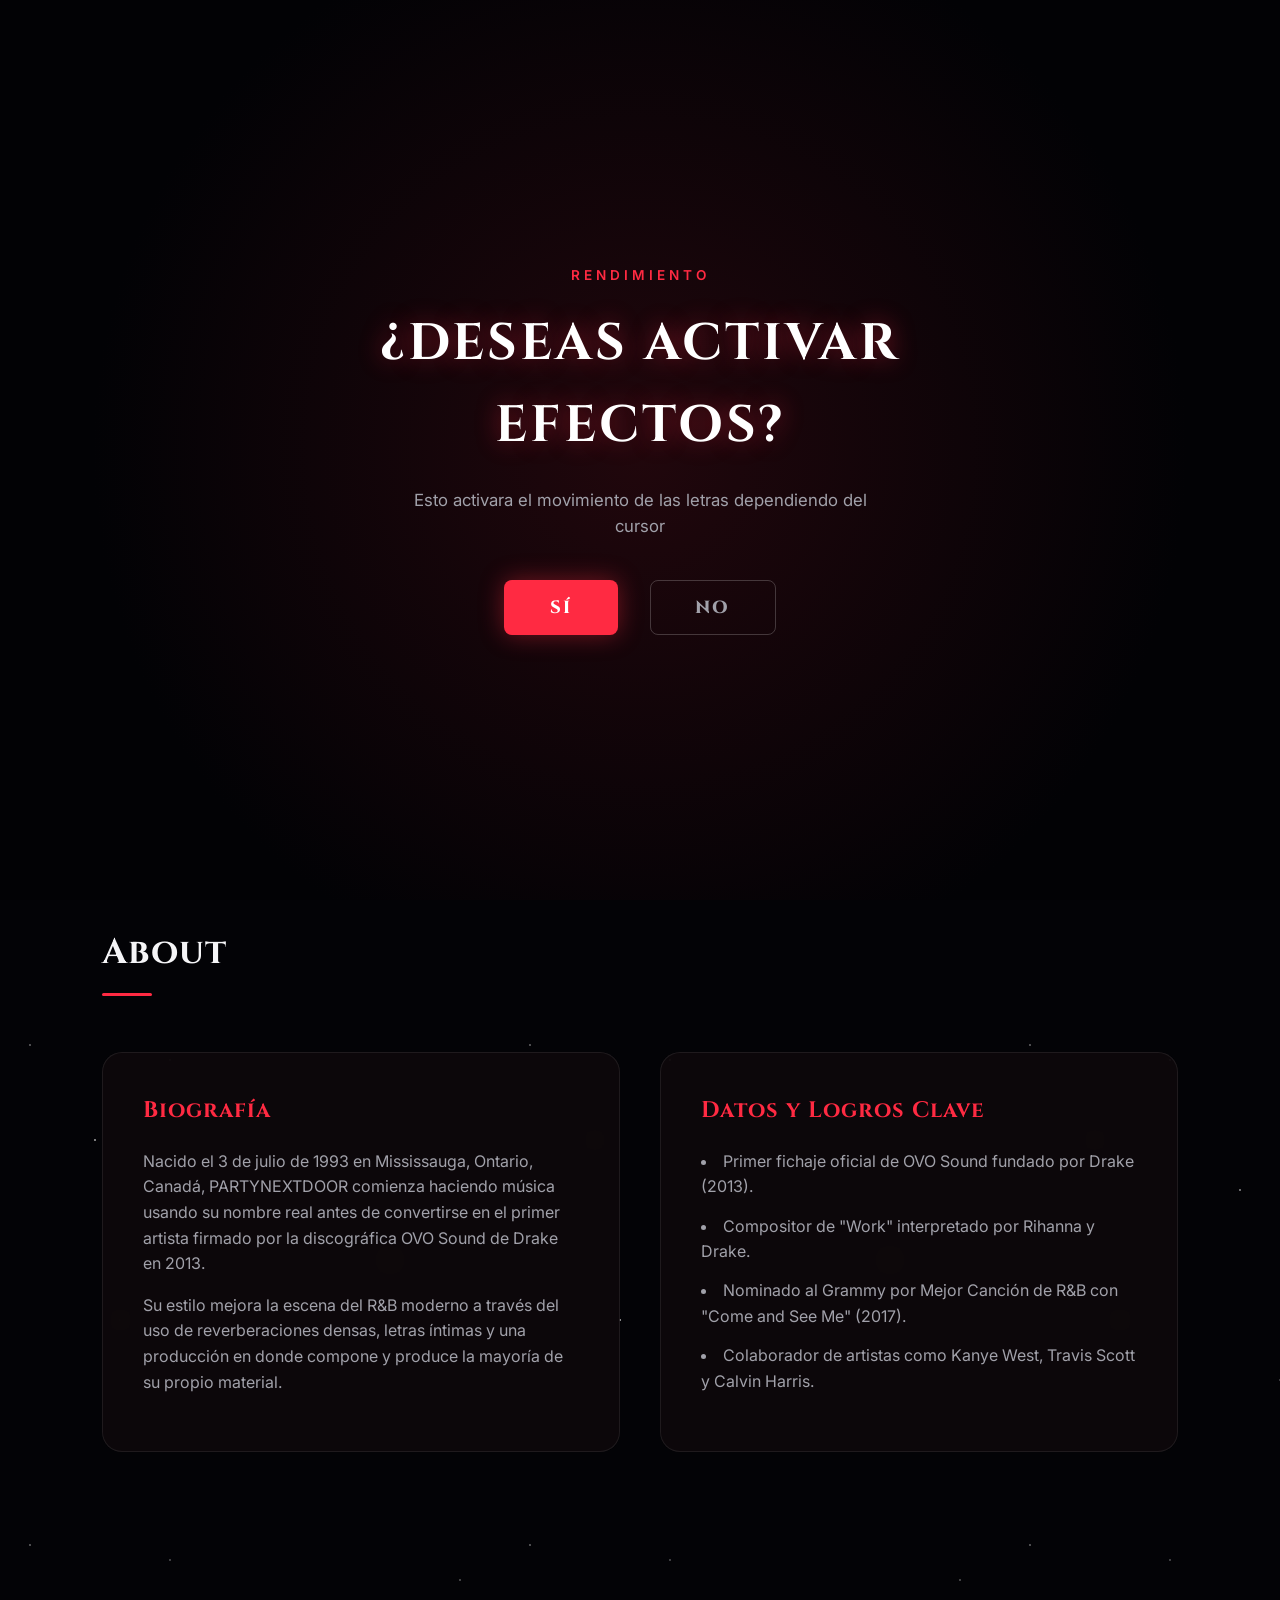
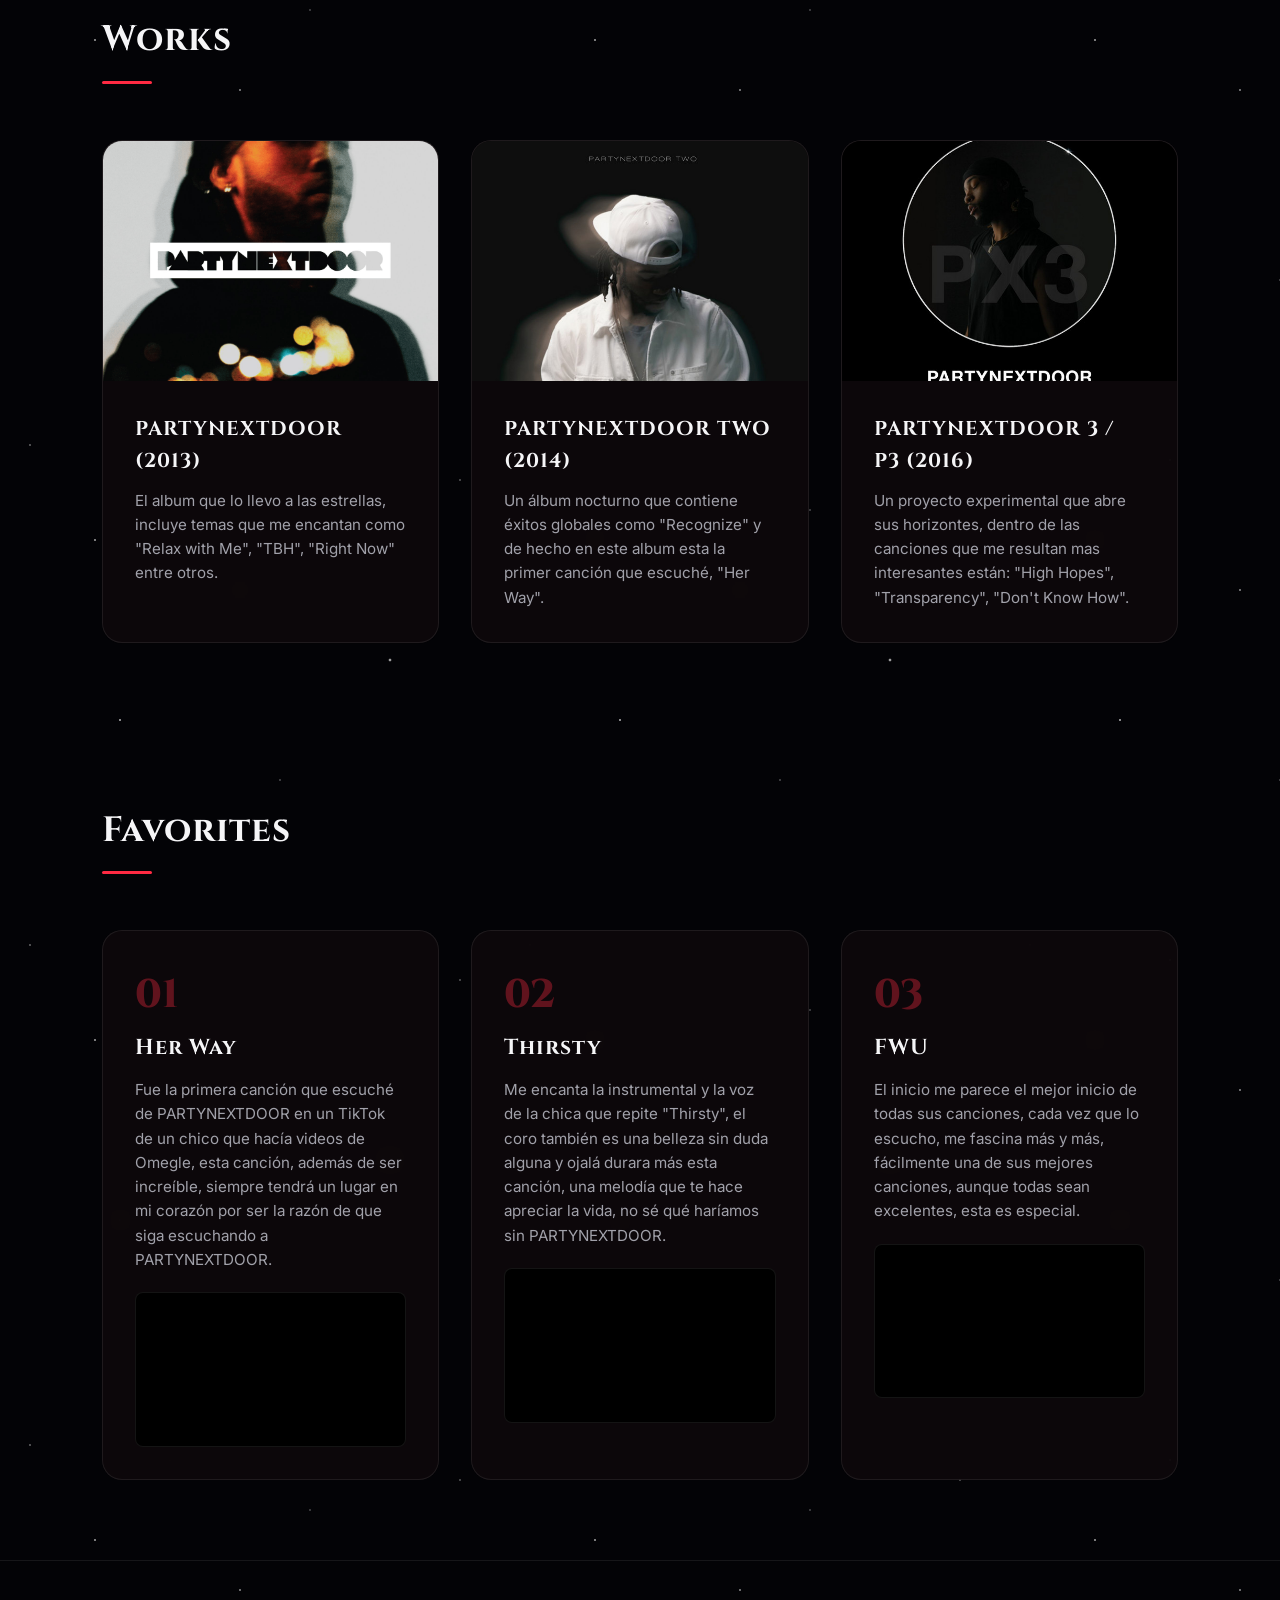
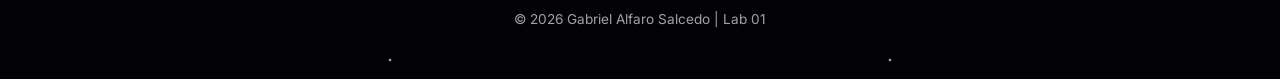
<file: labs/lab0/index.html>
<!DOCTYPE html>
<html lang="es">
<head>
    <meta charset="UTF-8">
    <meta name="viewport" content="width=device-width, initial-scale=1.0">
    <title>PARTYNEXTDOOR</title>
    <link rel="preconnect" href="https://fonts.googleapis.com">
    <link rel="preconnect" href="https://fonts.gstatic.com" crossorigin>
    <link href="https://fonts.googleapis.com/css2?family=Cinzel:wght@600;800&family=Inter:wght@300;400;600&display=swap" rel="stylesheet">
    <link rel="stylesheet" href="lab01.css">
</head>
<body class="locked-scroll">

    <div id="introOverlay" class="intro-overlay">
        <div class="overlay-content">
            <span class="overlay-tag">Rendimiento</span>
            <h1 class="overlay-title">¿DESEAS ACTIVAR EFECTOS?</h1>
            <p class="overlay-desc">Esto activara el movimiento de las letras dependiendo del cursor</p>
            <div class="overlay-buttons">
                <button id="btnYes" class="overlay-btn btn-yes">SÍ</button>
                <button id="btnNo" class="overlay-btn btn-no">NO</button>
            </div>
        </div>
    </div>

    <div class="bg-watermark">PND</div>
    <div class="cursor-glow" id="cursorGlow"></div>

    <header class="navbar" id="navbar">
        <a href="#home" class="logo">PND</a>
        <nav>
            <ul>
                <li><a href="#home">Home</a></li>
                <li><a href="#about">About</a></li>
                <li><a href="#works">Works</a></li>
                <li><a href="#favorites">Favorites</a></li>
            </ul>
        </nav>
    </header>

    <section id="home" class="hero-section">
        <div class="hero-content">
            <span class="hero-tag">El mejor artista del mundo</span>
            <h1>PARTYNEXTDOOR</h1>
            <p>Jahron Anthony Brathwaite, mejor conocido como PARTYNEXTDOOR, se enfoca principalemnte en R&B atmosférico contemporáneo, definitivamente el mejor en este campo.</p>
        </div>
        <div class="hero-image-container">
            <img src="imagenes/partynextdoor-red.jpg" class="hero-img">
        </div>
    </section>

    <section id="about" class="section-container">
        <div class="section-header">
            <h2>About</h2>
            <div class="divider"></div>
        </div>
        <div class="about-grid">
            <div class="about-bio card">
                <h3>Biografía</h3>
                <p>Nacido el 3 de julio de 1993 en Mississauga, Ontario, Canadá, PARTYNEXTDOOR comienza haciendo música usando su nombre real antes de convertirse en el primer artista firmado por la discográfica OVO Sound de Drake en 2013.</p>
                <p>Su estilo mejora la escena del R&B moderno a través del uso de reverberaciones densas, letras íntimas y una producción en donde compone y produce la mayoría de su propio material.</p>
            </div>
            <div class="about-highlights card">
                <h3>Datos y Logros Clave</h3>
                <ul>
                    <li>Primer fichaje oficial de OVO Sound fundado por Drake (2013).</li>
                    <li>Compositor de "Work" interpretado por Rihanna y Drake.</li>
                    <li>Nominado al Grammy por Mejor Canción de R&B con "Come and See Me" (2017).</li>
                    <li>Colaborador de artistas como Kanye West, Travis Scott y Calvin Harris.</li>
                </ul>
            </div>
        </div>
    </section>

    <section id="works" class="section-container">
        <div class="section-header">
            <h2>Works</h2>
            <div class="divider"></div>
        </div>
        <div class="works-grid">
            <article class="work-card card">
                <img src="imagenes/partynextdoor.png" class="work-img">
                <div class="work-info">
                    <h3>PARTYNEXTDOOR (2013)</h3>
                    <p>El album que lo llevo a las estrellas, incluye temas que me encantan como "Relax with Me", "TBH", "Right Now" entre otros.</p>
                </div>
            </article>

            <article class="work-card card">
                <img src="imagenes/partynextdoortwo.jpg" class="work-img">
                <div class="work-info">
                    <h3>PARTYNEXTDOOR TWO (2014)</h3>
                    <p>Un álbum nocturno que contiene éxitos globales como "Recognize" y de hecho en este album esta la primer canción que escuché, "Her Way".</p>
                </div>
            </article>

            <article class="work-card card">
                <img src="imagenes/px3.jpg" class="work-img">
                <div class="work-info">
                    <h3>PARTYNEXTDOOR 3 / P3 (2016)</h3>
                    <p>Un proyecto experimental que abre sus horizontes, dentro de las canciones que me resultan mas interesantes están: "High Hopes", "Transparency", "Don't Know How".</p>
                </div>
            </article>
        </div>
    </section>

    <section id="favorites" class="section-container">
        <div class="section-header">
            <h2>Favorites</h2>
            <div class="divider"></div>
        </div>
        <div class="favorites-grid">
            <div class="favorite-card card">
                <span class="track-number">01</span>
                <h3>Her Way</h3>
                <p>Fue la primera canción que escuché de PARTYNEXTDOOR en un TikTok de un chico que hacía videos de Omegle, esta canción, además de ser increíble, siempre tendrá un lugar en mi corazón por ser la razón de que siga escuchando a PARTYNEXTDOOR.</p>
                <div class="video-container">
                    <iframe src="https://www.youtube.com/embed/NRw85nnt6kw?si=hNpNyqxl4DbMlqfO" title="PARTYNEXTDOOR - Her Way" frameborder="0" allow="accelerometer; autoplay; clipboard-write; encrypted-media; gyroscope; picture-in-picture; web-share" referrerpolicy="strict-origin-when-cross-origin" allowfullscreen></iframe>
                </div>
            </div>

            <div class="favorite-card card">
                <span class="track-number">02</span>
                <h3>Thirsty</h3>
                <p>Me encanta la instrumental y la voz de la chica que repite "Thirsty", el coro también es una belleza sin duda alguna y ojalá durara más esta canción, una melodía que te hace apreciar la vida, no sé qué haríamos sin PARTYNEXTDOOR.</p>
                <div class="video-container">
                    <iframe src="https://www.youtube.com/embed/esEfJ03L3ZQ?si=DgIIQ9oxkA4zJcc8" title="PARTYNEXTDOOR - Thirsty" frameborder="0" allow="accelerometer; autoplay; clipboard-write; encrypted-media; gyroscope; picture-in-picture; web-share" referrerpolicy="strict-origin-when-cross-origin" allowfullscreen></iframe>
                </div>
            </div>

            <div class="favorite-card card">
                <span class="track-number">03</span>
                <h3>FWU</h3>
                <p>El inicio me parece el mejor inicio de todas sus canciones, cada vez que lo escucho, me fascina más y más, fácilmente una de sus mejores canciones, aunque todas sean excelentes, esta es especial.</p>
                <div class="video-container">
                    <iframe src="https://www.youtube.com/embed/Wr6xDaaX2WQ?si=58ATgt5gZKW9BXQs" title="PARTYNEXTDOOR - FWU" frameborder="0" allow="accelerometer; autoplay; clipboard-write; encrypted-media; gyroscope; picture-in-picture; web-share" referrerpolicy="strict-origin-when-cross-origin" allowfullscreen></iframe>
                </div>
            </div>
        </div>
    </section>

    <footer>
        <p>&copy; 2026 Gabriel Alfaro Salcedo | Lab 01</p>
    </footer>

    <script>
        const glow = document.getElementById('cursorGlow');
        const navbar = document.getElementById('navbar');
        const overlay = document.getElementById('introOverlay');
        const btnYes = document.getElementById('btnYes');
        const btnNo = document.getElementById('btnNo');

        window.addEventListener('mousemove', (e) => {
            glow.style.left = `${e.clientX}px`;
            glow.style.top = `${e.clientY}px`;
        });

        navbar.addEventListener('mouseenter', () => {
            glow.style.opacity = '0';
        });

        navbar.addEventListener('mouseleave', () => {
            glow.style.opacity = '1';
        });

        function removeOverlay() {
            overlay.classList.add('hide');
            document.body.classList.remove('locked-scroll');
        }

        btnYes.addEventListener('click', () => {
            removeOverlay();
            letrasparaarriba('h1, h2, h3, .logo, .navbar a, .hero-tag, .btn-primary, .track-number');
        });

        btnNo.addEventListener('click', () => {
            removeOverlay();
        });

        function letrasparaarriba(selector) {
            const containers = document.querySelectorAll(selector);

            containers.forEach(el => {
                if (el.children.length === 0) {
                    const words = el.textContent.trim().split(/\s+/);
                    if (words.length === 0 || words[0] === '') return;
                    el.innerHTML = words.map(word => {
                        const letters = word.split('').map(char => `<span class="glow-char">${char}</span>`).join('');
                        return `<span class="word-group">${letters}</span>`;
                    }).join(' ');
                }
            });

            const RADIUS = 95;

            window.addEventListener('mousemove', (e) => {
                const mouseX = e.clientX;
                const mouseY = e.clientY;

                containers.forEach(container => {
                    const box = container.getBoundingClientRect();

                    if (
                        mouseX >= box.left - RADIUS &&
                        mouseX <= box.right + RADIUS &&
                        mouseY >= box.top - RADIUS &&
                        mouseY <= box.bottom + RADIUS
                    ) {
                        const chars = container.querySelectorAll('.glow-char');
                        chars.forEach(char => {
                            const rect = char.getBoundingClientRect();
                            const charX = rect.left + rect.width / 2;
                            const charY = rect.top + rect.height / 2;
                            const dist = Math.hypot(mouseX - charX, mouseY - charY);

                            if (dist < RADIUS) {
                                if (char._isPending) return;

                                if (char.classList.contains('active-glow')) {
                                    clearTimeout(char._glowTimeout);
                                    char._glowTimeout = setTimeout(() => {
                                        char.classList.remove('active-glow');
                                    }, 1400);
                                    return;
                                }

                                const delay = Math.round((dist / RADIUS) * 180);
                                char._isPending = true;

                                setTimeout(() => {
                                    char._isPending = false;
                                    char.classList.add('active-glow');

                                    clearTimeout(char._glowTimeout);
                                    char._glowTimeout = setTimeout(() => {
                                        char.classList.remove('active-glow');
                                    }, 1400);
                                }, delay);
                            }
                        });
                    }
                });
            });
        }
    </script>
</body>
</html>
</file>
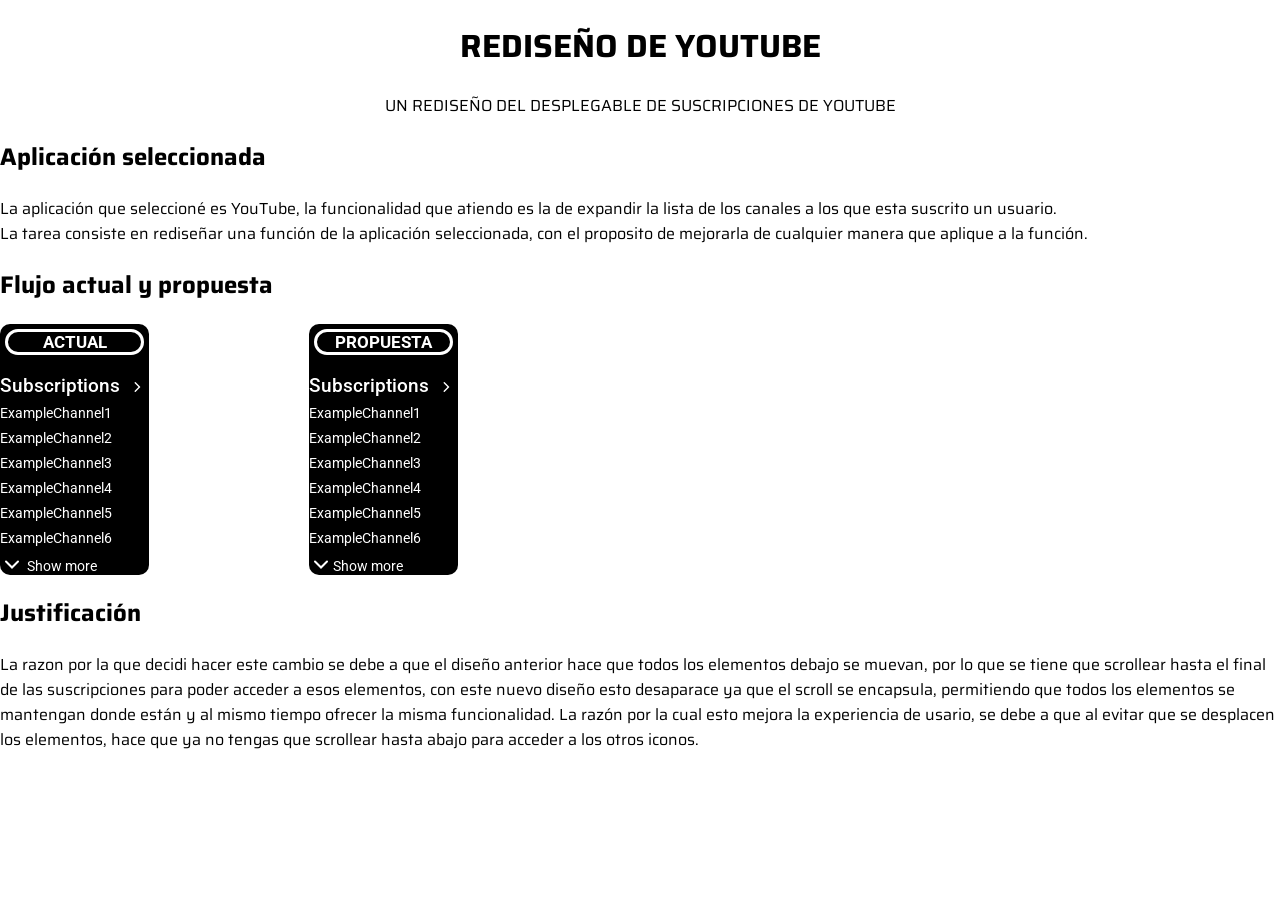
<file: labs/lab02/index.html>
<!DOCTYPE html>
<html lang="en">
<head>
    <meta charset="UTF-8">
    <meta name="viewport" content="width=device-width, initial-scale=1.0">
    <title>Youtube Subscribe Redesign</title>
    <link rel="stylesheet" href="lab02.css"> 
    <script src="lab02.js" defer></script>
    <link rel="preconnect" href="https://fonts.googleapis.com">
    <link rel="preconnect" href="https://fonts.gstatic.com" crossorigin>
    <link href="https://fonts.googleapis.com/css2?family=Imperial+Script&family=Libre+Caslon+Condensed:ital,wght@0,400..700;1,400..700&family=Saira:ital,wght@0,100..900;1,100..900&display=swap" rel="stylesheet">
    <link rel="preconnect" href="https://fonts.googleapis.com">
<link rel="preconnect" href="https://fonts.gstatic.com" crossorigin>
<link href="https://fonts.googleapis.com/css2?family=Roboto:ital,wght@0,100..900;1,100..900&display=swap" rel="stylesheet">
</head>
<body>
    <header>
        <div id="maintitle">
        <h1>Rediseño de YouTube</h1>
        <span>Un rediseño del desplegable de suscripciones de YouTube</span>
        </div>
    </header>
    <main>
        <div class="commonText">
            <h2>Aplicación seleccionada</h2>
            <p>La aplicación que seleccioné es YouTube, la funcionalidad que atiendo es la de expandir la lista de los 
                canales a los que esta suscrito un usuario. <br> La tarea consiste en rediseñar una función de la aplicación
                seleccionada, con el proposito de mejorarla de cualquier manera que aplique a la función.
            </p>
            <h2>Flujo actual y propuesta</h2>
        </div>

        <div class="flexContainer">
            <div class="featureContainer">
                <h3>Actual</h3>
                <ul id="oldList" class="allLists">
                    <li class="youtube">Subscriptions <svg class="subicon"xmlns="http://w3.org" viewBox="0 0 24 24" fill="currentColor" width="24" height="24">
  <path d="M8.793 5.293a1 1 0 000 1.414L14.086 12l-5.293 5.293a1 1 0 101.414 1.414L16.914 12l-6.707-6.707a1 1 0 00-1.414 0Z" />
</svg>
</li>
                    <li>ExampleChannel1</li>
                    <li>ExampleChannel2</li>
                    <li>ExampleChannel3</li>
                    <li>ExampleChannel4</li>
                    <li>ExampleChannel5</li>
                    <li>ExampleChannel6</li>
                    <li class="starthere">ExampleChannel7</li>
                    <li class="starthere">ExampleChannel8</li>
                    <li class="starthere">ExampleChannel9</li>
                    <li class="starthere">ExampleChannel10</li>
                    <li class="starthere">ExampleChannel11</li>
                    <li class="starthere">ExampleChannel12</li>
                    <li class="starthere">ExampleChannel13</li>
                    <li class="showMore" id="showmore1"><svg class="showsvg" xmlns="http://w3.org" viewBox="0 0 24 24" fill="currentColor" width="24" height="24">
  <path d="M18.707 8.793a1 1 0 00-1.414 0L12 14.086 6.707 8.793a1 1 0 10-1.414 1.414L12 16.914l6.707-6.707a1 1 0 000-1.414Z" />
</svg> Show more</li>
                    <li class="showLess" id="showless1"> <svg class="showlessSvg" xmlns="http://w3.org" viewBox="0 0 24 24" width="24" height="24" fill="currentColor">
  <path d="M5.293 15.207a1 1 0 001.414 0L12 9.914l5.293 5.293a1 1 0 101.414-1.414L12 7.086l-6.707 6.707a1 1 0 000 1.414Z" />
</svg> Show less</li>
                </ul>
            </div>
            <div class="featureContainer">
                <h3>Propuesta</h3>
                <ul id="newList" class="allLists">
                    <li class="youtube">Subscriptions <svg class="subicon"xmlns="http://w3.org" viewBox="0 0 24 24" fill="currentColor" width="24" height="24">
  <path d="M8.793 5.293a1 1 0 000 1.414L14.086 12l-5.293 5.293a1 1 0 101.414 1.414L16.914 12l-6.707-6.707a1 1 0 00-1.414 0Z" />
</svg>
</li>
                    <li>ExampleChannel1</li>
                    <li>ExampleChannel2</li>
                    <li>ExampleChannel3</li>
                    <li>ExampleChannel4</li>
                    <li>ExampleChannel5</li>
                    <li>ExampleChannel6</li>
                    <li class="oculto">ExampleChannel7</li>
                    <li class="oculto">ExampleChannel8</li>
                    <li class="oculto">ExampleChannel9</li>
                    <li class="oculto">ExampleChannel10</li>
                    <li class="oculto">ExampleChannel11</li>
                    <li class="oculto">ExampleChannel12</li>
                    <li class="oculto">ExampleChannel13</li>
                    <li class="showMore" id="showmore2"><svg class="showsvg" xmlns="http://w3.org" viewBox="0 0 24 24" fill="currentColor" width="24" height="24">
  <path d="M18.707 8.793a1 1 0 00-1.414 0L12 14.086 6.707 8.793a1 1 0 10-1.414 1.414L12 16.914l6.707-6.707a1 1 0 000-1.414Z" />
</svg>Show more</li>
                </ul>
            </div>
        </div>

        <div class="commonText">
            <h2>Justificación</h2>
            <p>La razon por la que decidi hacer este cambio se debe a que el diseño anterior hace que todos los elementos debajo
                se muevan, por lo que se tiene que scrollear hasta el final de las suscripciones para poder acceder a esos elementos,
                con este nuevo diseño esto desaparace ya que el scroll se encapsula, permitiendo que todos los elementos se mantengan
                donde están y al mismo tiempo ofrecer la misma funcionalidad. La razón por la cual esto mejora la experiencia de usario, se debe a que al evitar que se desplacen
                los elementos, hace que ya no tengas que scrollear hasta abajo para acceder a los otros iconos.
            </p>
        </div>
    </main>

</body>
</html>
</file>
<file: labs/lab0/lab01.css>
:root {
    --bg-dark: #030306;
    --card-bg: rgba(16, 10, 12, 0.75);
    --border-color: rgba(255, 255, 255, 0.08);
    --accent: #ff2a42;
    --accent-glow: rgba(255, 42, 66, 0.4);
    --text-primary: #f5f5f7;
    --text-secondary: #a1a1aa;
    --radius-lg: 1.25rem;
    --radius-sm: 0.5rem;
}

* {
    margin: 0;
    padding: 0;
    box-sizing: border-box;
    scroll-behavior: smooth;
}

body {
    background-color: var(--bg-dark);
    background-image: 
        radial-gradient(1px 1px at 30px 45px, #ffffff, rgba(255, 255, 255, 0)),
        radial-gradient(1.5px 1.5px at 95px 140px, rgba(255, 255, 255, 0.9), rgba(255, 255, 255, 0)),
        radial-gradient(1px 1px at 170px 60px, rgba(255, 255, 255, 0.8), rgba(255, 255, 255, 0)),
        radial-gradient(1.2px 1.2px at 240px 190px, #ffffff, rgba(255, 255, 255, 0)),
        radial-gradient(1px 1px at 310px 110px, rgba(255, 255, 255, 0.7), rgba(255, 255, 255, 0)),
        radial-gradient(1.8px 1.8px at 390px 260px, #ffffff, rgba(255, 255, 255, 0)),
        radial-gradient(1px 1px at 460px 80px, rgba(255, 255, 255, 0.85), rgba(255, 255, 255, 0)),
        radial-gradient(1.5px 1.5px at 120px 320px, #ffffff, rgba(255, 255, 255, 0)),
        radial-gradient(1px 1px at 280px 380px, rgba(255, 255, 255, 0.75), rgba(255, 255, 255, 0));
    background-size: 500px 500px;
    animation: moveStars 90s linear infinite;
    color: var(--text-primary);
    font-family: 'Inter', sans-serif;
    line-height: 1.6;
    overflow-x: hidden;
    position: relative;
}

body.locked-scroll {
    overflow: hidden;
    height: 100vh;
}

@keyframes moveStars {
    from {
        background-position: 0 0;
    }
    to {
        background-position: 500px 500px;
    }
}

/* OVERLAY COMPLETO ESTILO CORTINA */
.intro-overlay {
    position: fixed;
    top: 0;
    left: 0;
    width: 100vw;
    height: 100vh;
    background-color: #020205;
    background-image: radial-gradient(circle at center, rgba(255, 42, 66, 0.12) 0%, rgba(2, 2, 5, 0.98) 70%);
    display: flex;
    align-items: center;
    justify-content: center;
    z-index: 999999;
    padding: 2rem;
    transition: transform 0.8s cubic-bezier(0.77, 0, 0.175, 1), opacity 0.8s ease;
}

.intro-overlay.hide {
    transform: translateY(-100%);
    opacity: 0;
    pointer-events: none;
}

.overlay-content {
    max-width: 600px;
    text-align: center;
    display: flex;
    flex-direction: column;
    align-items: center;
}

.overlay-tag {
    color: var(--accent);
    font-size: 0.85rem;
    letter-spacing: 4px;
    text-transform: uppercase;
    font-weight: 600;
    margin-bottom: 1rem;
}

.overlay-title {
    font-family: 'Cinzel', serif;
    font-size: clamp(2rem, 5vw, 3.2rem);
    letter-spacing: 3px;
    color: #ffffff;
    margin-bottom: 1.25rem;
    text-shadow: 0 0 25px rgba(255, 42, 66, 0.45);
}

.overlay-desc {
    color: var(--text-secondary);
    font-size: 1.05rem;
    line-height: 1.6;
    margin-bottom: 2.5rem;
    max-width: 480px;
}

.overlay-buttons {
    display: flex;
    gap: 2rem;
}

.overlay-btn {
    font-family: 'Cinzel', serif;
    font-size: 1.1rem;
    font-weight: 800;
    letter-spacing: 2px;
    padding: 0.9rem 2.8rem;
    border-radius: var(--radius-sm);
    cursor: pointer;
    transition: all 0.3s ease;
    border: 1px solid transparent;
}

.btn-yes {
    background: var(--accent);
    color: #ffffff;
    box-shadow: 0 0 25px var(--accent-glow);
}

.btn-yes:hover {
    transform: translateY(-3px) scale(1.05);
    box-shadow: 0 0 40px rgba(255, 42, 66, 0.7);
}

.btn-no {
    background: transparent;
    color: var(--text-secondary);
    border-color: rgba(255, 255, 255, 0.2);
}

.btn-no:hover {
    color: #ffffff;
    border-color: #ffffff;
    background: rgba(255, 255, 255, 0.05);
    transform: translateY(-3px) scale(1.05);
}

.bg-watermark {
    position: fixed;
    top: 50%;
    left: 50%;
    transform: translate(-50%, -50%);
    font-family: 'Cinzel', serif;
    font-size: clamp(9rem, 28vw, 24rem);
    font-weight: 800;
    letter-spacing: 2rem;
    pointer-events: none;
    z-index: 0;
    user-select: none;
    animation: breatheGlow 7s ease-in-out infinite;
}

@keyframes breatheGlow {
    0%, 100% {
        color: rgba(255, 42, 66, 0.02);
        text-shadow: 0 0 20px rgba(255, 42, 66, 0);
    }
    50% {
        color: rgba(255, 42, 66, 0.12);
        text-shadow: 0 0 45px rgba(255, 42, 66, 0.35), 0 0 90px rgba(255, 42, 66, 0.18);
    }
}

.word-group {
    display: inline-block;
    white-space: nowrap;
}

.glow-char {
    display: inline-block;
    transition: transform 1.2s cubic-bezier(0.2, 0.8, 0.2, 1), 
                text-shadow 1.4s ease, 
                color 1.4s ease;
    will-change: transform, text-shadow, color;
}

.glow-char:hover,
.glow-char.active-glow {
    transform: translateY(-6px);
    color: #ffffff;
    text-shadow: 0 0 8px #ffffff, 0 0 20px var(--accent), 0 0 35px var(--accent);
    transition-duration: 0.25s;
}

.cursor-glow {
    position: fixed;
    top: 0;
    left: 0;
    width: 320px;
    height: 320px;
    background: radial-gradient(circle, rgba(255, 42, 66, 0.18) 0%, rgba(255, 42, 66, 0.05) 40%, transparent 70%);
    border-radius: 50%;
    pointer-events: none;
    transform: translate(-50%, -50%);
    z-index: 1;
    transition: opacity 0.3s ease;
}

h1, h2, h3, .logo {
    font-family: 'Cinzel', serif;
    letter-spacing: 1px;
}

.navbar {
    position: sticky;
    top: 0;
    width: 100%;
    display: flex;
    justify-content: space-between;
    align-items: center;
    padding: 1.25rem 8%;
    background: rgba(3, 3, 6, 0.85);
    backdrop-filter: blur(14px);
    border-bottom: 1px solid var(--border-color);
    z-index: 1000;
}

.logo {
    font-size: 1.5rem;
    font-weight: 800;
    color: var(--text-primary);
    text-decoration: none;
    letter-spacing: 3px;
}

.navbar ul {
    display: flex;
    list-style: none;
    gap: 1.5rem;
}

.navbar a {
    color: var(--text-secondary);
    text-decoration: none;
    font-size: 0.95rem;
    padding: 0.45rem 1rem;
    border-radius: var(--radius-sm);
    transition: all 0.3s ease;
    display: inline-block;
}

.navbar a:hover {
    color: #ffffff;
    background: rgba(255, 42, 66, 0.12);
    box-shadow: 0 0 15px var(--accent-glow);
}

.hero-section {
    position: relative;
    z-index: 2;
    display: flex;
    align-items: center;
    justify-content: space-between;
    padding: 6rem 8% 4rem;
    min-height: 85vh;
    gap: 3rem;
}

.hero-content {
    flex: 1;
}

.hero-tag {
    display: inline-block;
    color: var(--accent);
    text-transform: uppercase;
    font-size: 0.8rem;
    letter-spacing: 2px;
    font-weight: 600;
    margin-bottom: 1rem;
}

.hero-content h1 {
    font-size: 3.5rem;
    line-height: 1.1;
    margin-bottom: 1.5rem;
}

.hero-content p {
    color: var(--text-secondary);
    font-size: 1.1rem;
    margin-bottom: 2rem;
    max-width: 520px;
}

.btn-primary {
    display: inline-block;
    padding: 0.9rem 2rem;
    background: var(--accent);
    color: #ffffff;
    text-decoration: none;
    font-weight: 600;
    font-size: 0.9rem;
    border-radius: var(--radius-sm);
    box-shadow: 0 4px 20px var(--accent-glow);
    transition: transform 0.3s ease, box-shadow 0.3s ease;
}

.btn-primary:hover {
    transform: translateY(-2px);
    box-shadow: 0 8px 30px var(--accent-glow);
}

.hero-image-container {
    flex: 1;
    display: flex;
    justify-content: center;
}

.hero-img {
    width: 100%;
    max-width: 480px;
    height: 520px;
    object-fit: cover;
    border-radius: var(--radius-lg);
    border: 1px solid var(--border-color);
    box-shadow: 0 20px 40px rgba(0, 0, 0, 0.8);
    transition: transform 0.3s ease, border-color 0.3s ease, box-shadow 0.3s ease;
}

.hero-img:hover {
    transform: translateY(-6px);
    border-color: var(--accent);
    box-shadow: 0 20px 40px rgba(0, 0, 0, 0.8), 0 0 25px var(--accent-glow);
}

.section-container {
    position: relative;
    z-index: 2;
    padding: 5rem 8%;
}

.section-header {
    margin-bottom: 3.5rem;
}

.section-header h2 {
    font-size: 2.2rem;
    margin-bottom: 0.75rem;
}

.divider {
    width: 50px;
    height: 3px;
    background: var(--accent);
    border-radius: 2px;
}

.card {
    background: var(--card-bg);
    border: 1px solid var(--border-color);
    border-radius: var(--radius-lg);
    backdrop-filter: blur(10px);
}

.about-grid {
    display: grid;
    grid-template-columns: 1fr 1fr;
    gap: 2.5rem;
}

.about-bio, .about-highlights {
    padding: 2.5rem;
}

.about-bio h3, .about-highlights h3 {
    font-size: 1.4rem;
    margin-bottom: 1.25rem;
    color: var(--accent);
}

.about-bio p {
    color: var(--text-secondary);
    margin-bottom: 1rem;
}

.about-highlights ul {
    list-style-position: inside;
    color: var(--text-secondary);
}

.about-highlights li {
    margin-bottom: 0.85rem;
}

.works-grid {
    display: grid;
    grid-template-columns: repeat(auto-fit, minmax(280px, 1fr));
    gap: 2rem;
}

.work-card {
    overflow: hidden;
    display: flex;
    flex-direction: column;
    transition: transform 0.3s ease, border-color 0.3s ease, box-shadow 0.3s ease;
}

.work-card:hover {
    transform: translateY(-6px);
    border-color: var(--accent);
    box-shadow: 0 10px 30px rgba(0, 0, 0, 0.5), 0 0 20px var(--accent-glow);
}

.work-img {
    width: 100%;
    height: 240px;
    object-fit: cover;
}

.work-info {
    padding: 2rem;
    display: flex;
    flex-direction: column;
    flex-grow: 1;
}

.work-info h3 {
    font-size: 1.25rem;
    margin-bottom: 0.75rem;
}

.work-info p {
    color: var(--text-secondary);
    font-size: 0.95rem;
}

.favorites-grid {
    display: grid;
    grid-template-columns: repeat(auto-fit, minmax(320px, 1fr));
    gap: 2rem;
}

.favorite-card {
    padding: 2rem;
    display: flex;
    flex-direction: column;
    transition: transform 0.3s ease, border-color 0.3s ease, box-shadow 0.3s ease;
}

.favorite-card:hover {
    transform: translateY(-4px);
    border-color: var(--accent);
    box-shadow: 0 10px 30px rgba(0, 0, 0, 0.5), 0 0 20px var(--accent-glow);
}

.track-number {
    font-family: 'Cinzel', serif;
    font-size: 2.5rem;
    font-weight: 800;
    color: rgba(255, 42, 66, 0.35);
    display: block;
    margin-bottom: 0.25rem;
}

.favorite-card h3 {
    font-size: 1.35rem;
    margin-bottom: 0.75rem;
}

.favorite-card p {
    color: var(--text-secondary);
    font-size: 0.95rem;
    margin-bottom: 1.25rem;
}

.video-container {
    position: relative;
    width: 100%;
    padding-bottom: 56.25%;
    height: 0;
    border-radius: var(--radius-sm);
    overflow: hidden;
    border: 1px solid var(--border-color);
    background: #000000;
}

.video-container iframe {
    position: absolute;
    top: 0;
    left: 0;
    width: 100%;
    height: 100%;
    border: 0;
}

footer {
    position: relative;
    z-index: 2;
    text-align: center;
    padding: 3rem 1rem;
    border-top: 1px solid var(--border-color);
    color: var(--text-secondary);
    font-size: 0.85rem;
}

@media (max-width: 900px) {
    .hero-section {
        flex-direction: column;
        padding-top: 4rem;
        text-align: center;
    }

    .hero-content h1 {
        font-size: 2.6rem;
    }

    .hero-content p {
        margin: 0 auto 2rem;
    }

    .about-grid {
        grid-template-columns: 1fr;
    }
}

@media (max-width: 600px) {
    .navbar {
        flex-direction: column;
        gap: 1rem;
    }

    .navbar ul {
        gap: 0.5rem;
        flex-wrap: wrap;
        justify-content: center;
    }
    
    .overlay-buttons {
        gap: 1rem;
    }
    
    .overlay-btn {
        padding: 0.8rem 2rem;
    }
}
</file>
<file: labs/lab02/lab02.css>
html,body{
    font-family: "Saira", sans-serif;
}
body{
    margin: 0;
    padding: 0;
}
.allLists{
    list-style-type: none;
    padding: 0;
    margin: 0;
}
.featureContainer li {
    padding-top: 0.5rem;
}
.flexContainer{
    display: flex;
    justify-self: center;
    gap: 10rem;
}
.featureContainer{
    background-color: rgb(0, 0, 0);
    color: white;
    border-radius: 10px;
    height: fit-content;
    transition: all 0.3s ease;
}  

.showsvg{
    transform: translateY(5px);
    padding: 0;
    margin: 0;
}
.subicon{
    transform: translateY(7px) scale(0.7);
}
.featureContainer{
    font-family: "Roboto", sans-serif;
    font-weight: 400;
    font-size: 0.9rem;
}
.youtube{
    font-family: "Roboto", sans-serif;
    font-weight: 500;
    font-size: 1.2rem;
}
#newList{
    overflow-y: hidden;
    overflow-x: hidden;
    max-height: 280px;
}
li.oculto {
    max-height: 0;
    opacity: 0;
    overflow: hidden;
    margin: 0 !important;
    padding: 0 !important;
    transition: all 0.4s ease-out;
}

.starthere{
    display: none;
}
.showMore{
    padding: 0 !important;
}
.showlessSvg{
    transform: translateY(5px);
}
ul::-webkit-scrollbar {
    width: 6px;
}

ul::-webkit-scrollbar-track {
    background: transparent; 
}

ul::-webkit-scrollbar-thumb {
    background-color: #444; 
    border-radius: 10px;
}

ul::-webkit-scrollbar-thumb:hover {
    background-color: #666; 
}

li.mostrar {
    opacity: 1;
    transition: all 0.4s ease-out;
}
.showLess{
    display: none;
}
.flexContainer h3{
    text-align: center;
    text-transform: uppercase;
    border-style: solid;
    border-radius: 20px;
    margin: 5px;
}
#maintitle{
    justify-self: center;
    text-align: center;
    text-transform: uppercase;
}

.scrolling{
    overflow-y: auto !important;
}
</file>
